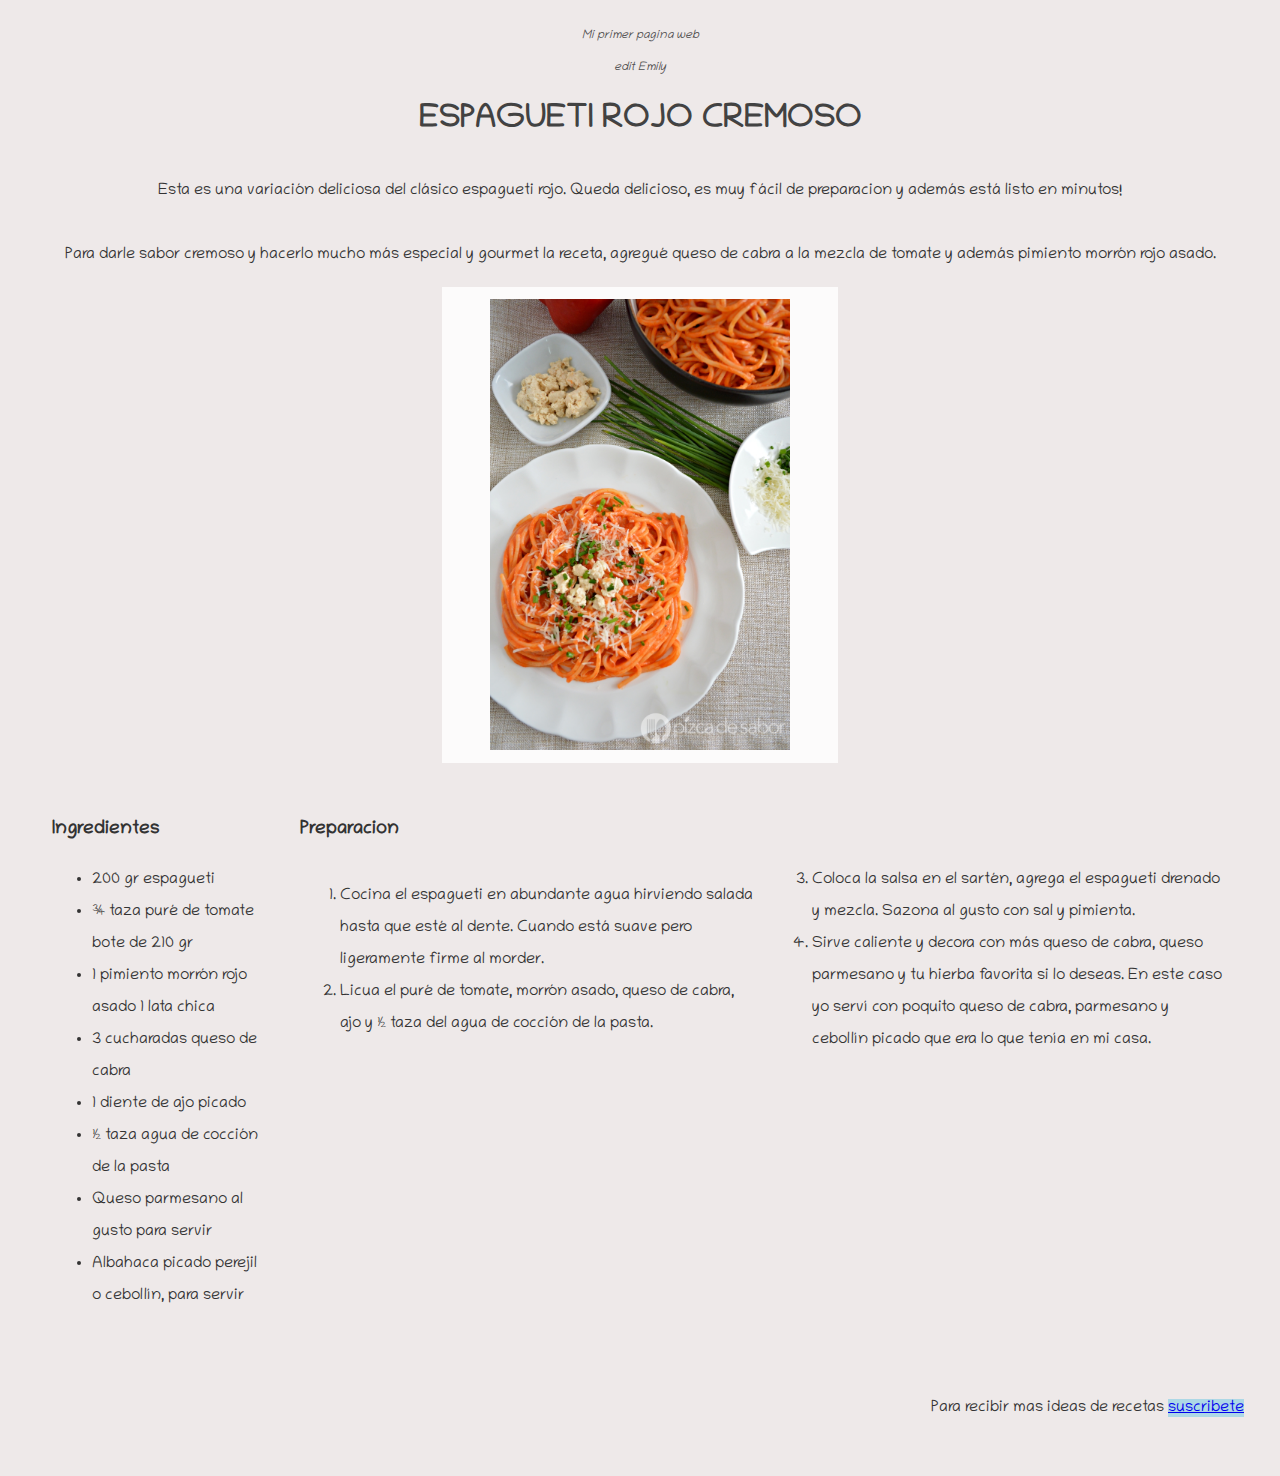
<file: M03 HTML/index.html>
<!DOCTYPE html>
<html lang="es">
    <head>
        <meta charset="UTF-8">
        <meta name="viewport" content="width=device-width, initial-scale=1.0">
        <title>Tarea HTML de Emily Morales</title>
        <link rel="stylesheet" type="text/css" href="/M04 CSS/styles.css">

        <link rel="preconnect" href="https://fonts.googleapis.com">
        <link rel="preconnect" href="https://fonts.gstatic.com" crossorigin>
        <link href="https://fonts.googleapis.com/css2?family=Chilanka&display=swap" rel="stylesheet">
        
    </head>
    <body>
        <header>

            <div>
                <span class="header">Mi primer pagina web</span>
                <span class="header">edit Emily</span>    
            </div>

            <div>
                <h1 class="title" id="title">ESPAGUETI ROJO CREMOSO</h1>
            </div>

        </header>

        <main>
            <section>
                <article>
                    
                    <div class="presentacion">
                        <p>Esta es una variación deliciosa del clásico
                            espagueti rojo. Queda delicioso, es muy fácil de preparacion y además está listo 
                            en minutos!</p>
                    </div>
                            
                    <div class="presentacion">
                        <p>Para darle sabor cremoso y hacerlo mucho más especial y
                            gourmet la receta, agregué queso de cabra a 
                            la mezcla de tomate y además pimiento morrón rojo asado.</p>
                    </div>

                    <div class="img1" >
                        <img class="imgplato" src="/M03 HTML/Espagueti-rojo-2.jpg" alt="pasta">
                    </div>

                    <div class="preparar">

                        <div class="ingredientesypreparacion">
                            
                            <div class="ingredientes">
                                <h3>Ingredientes</h3>
                            </div>
                        
                            <ul>
                                <li>200 gr espagueti</li>
                                <li>¾ taza puré de tomate bote de 210 gr</li>
                                <li>1 pimiento morrón rojo asado 1 lata chica</li>
                                <li>3 cucharadas queso de cabra</li>
                                <li>1 diente de ajo picado</li>
                                <li>½ taza agua de cocción de la pasta</li>
                                <li>Queso parmesano al gusto para servir</li>
                                <li>Albahaca picado perejil o cebollín, para servir</li>
                            </ul>
                        </div>

                        <div class="ingredientesypreparacion">
                            
                        <div class= "preparacion">
                            <h3>Preparacion</h3>
                        </div>
                        
                            <div class="lsol">
                                
                                <ol>
                                    <li>Cocina el espagueti en abundante agua hirviendo salada hasta 
                                    que esté al dente. Cuando está suave pero ligeramente firme al morder.</li>
                                        
                                    <li>Licua el puré de tomate, morrón asado, 
                                    queso de cabra, ajo y ½ taza del agua de cocción de la pasta.</li>
                                        
                                    <li>Coloca la salsa en el sartén, agrega el espagueti drenado y
                                    mezcla. Sazona al gusto con sal y pimienta.</li>
                                        
                                    <li>Sirve caliente y decora con más queso de cabra, queso parmesano y tu hierba favorita si lo deseas. En este caso yo serví con poquito
                                    queso de cabra, parmesano y cebollín picado que era lo que tenía en mi casa.</li>    
                                </ol>

                            </div>
                            
                        </div>
                    </div>      
    
                </article>   
            </section>
        </main>
         
        <footer>
            <div class="link">
                <p>
                Para recibir mas ideas de recetas 
                    <a href="./formulario.html">suscribete</a> 
                </p>
            </div>
        </footer>    
    </body>
</html>
</file>
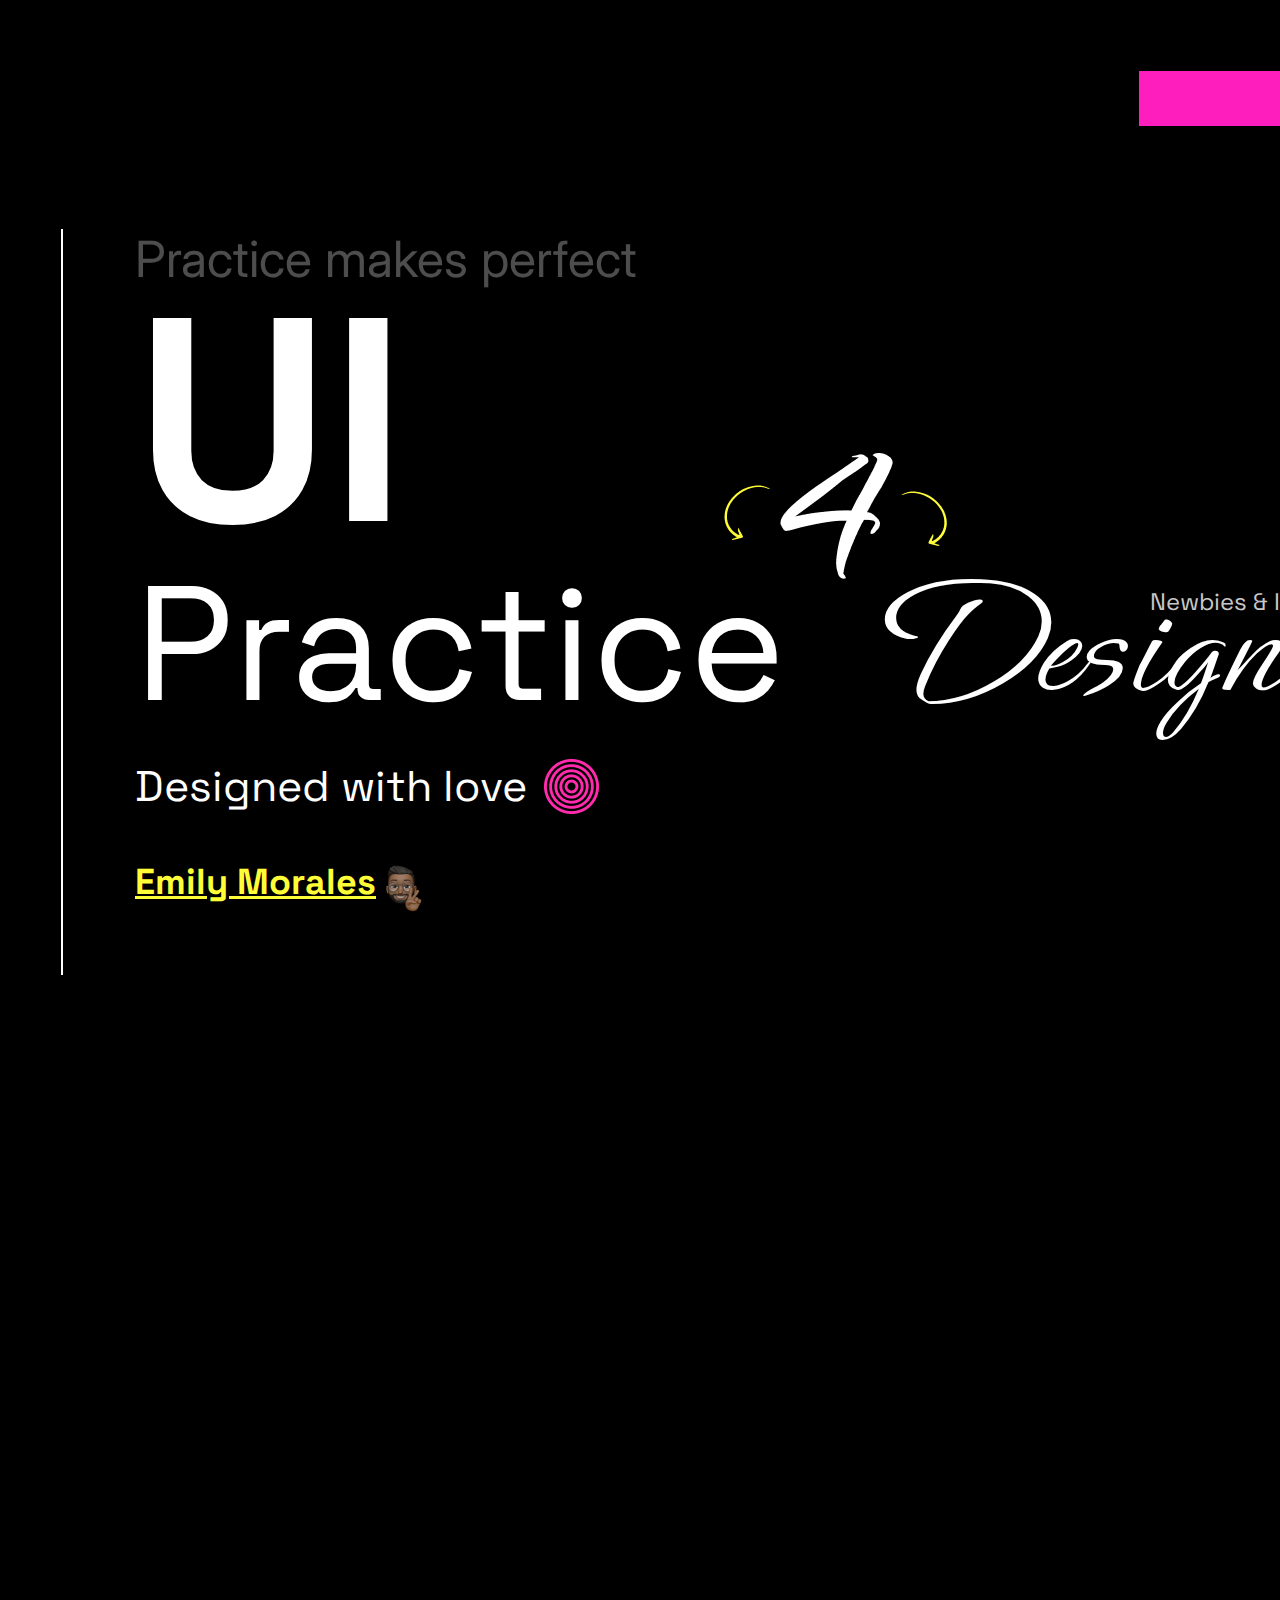
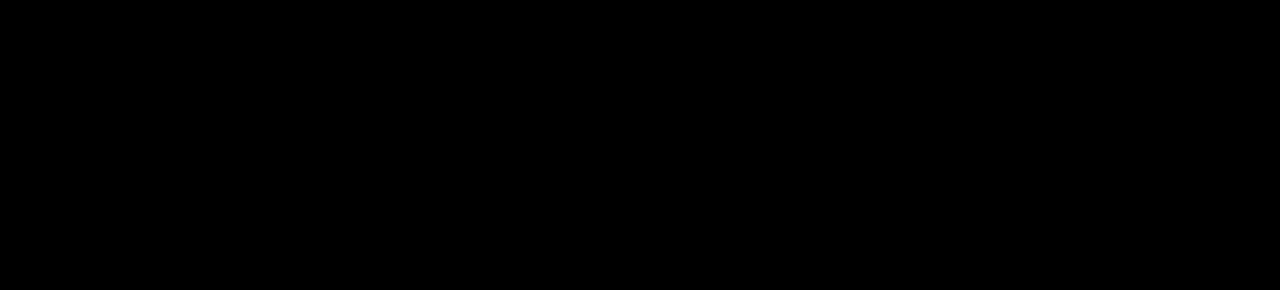
<file: M04 CSS/index.html>
<!DOCTYPE html>
<html lang="es">
<head>
    <meta charset="UTF-8">
    <meta name="viewport" content="width=device-width, initial-scale=1.0">
    
    <link rel="stylesheet" href="reset.css"/>
    <link rel="stylesheet" href="index.css"/>

    <link rel="preconnect" href="https://fonts.googleapis.com">
    <link rel="preconnect" href="https://fonts.gstatic.com" crossorigin>

    <link href="https://fonts.googleapis.com/css2?family=Inter&display=swap" rel="stylesheet"/>

    <link href="https://fonts.googleapis.com/css2?family=Space+Grotesk:wght@400;700&display=swap" rel="stylesheet">

    <link href="https://fonts.googleapis.com/css2?family=Ephesis&display=swap" rel="stylesheet">
    <title>UI Practice</title>
</head>
<body>

    <header>

        <div id="bloque-rosa"></div>
        <div id="bloque-amarillo"></div>

    </header>

    <main>
        <section>
            <article>
                <div class="grupo1">
                    <h1 class="Practice-makes-perfect"> Practice makes perfect </h1>
                    <span class="ui"> UI </span>
                    <h2 class="Practice"> Practice </h2>
    
                    <div id="frame3">
                        <h2 class="Designed"> Designed with love </h2>
                        <img src="/M04 CSS/assets/espiral.png" alt="espiral">


                    </div>
                    <div id="frame4">
                        <h3>
                            <a class= "Emily" href="#">Emily Morales</a>
                        </h3>
                        <img class= "Memojis" src="/M04 CSS/assets/Memojis.png" alt="Memojis"/>
                    </div>
                </div>

            </article>
        </section>

        <section>
            <article>

                <img class="flecha-izquierda" src="/M04 CSS/assets/flecha-izquierda.png" alt="flecha-izquierda">
                              
                <img class="numero4" src="/M04 CSS/assets/cuatro.png" alt="cuatro">

                <img class="flecha-derecha"  src="/M04 CSS/assets/flecha-derecha.png" alt="flecha-derecha">   
            
            </article>
        </section>

        <section>
            <article>
                <span class="Newbies-y-Intermediate"> Newbies & Intermediate </span>
                <h2 class="Designers"> Designers </h2>
            </article>
        </section>
    </main>

    <footer>
        <img class="Estrella-rosa" src="/M04 CSS/assets/Estrella-rosa.png" alt="Estrella-rosa">
        <div class="bloque-inferior-amarillo"></div>
    </footer>

</body>
</html>
</file>
<file: M04 CSS/styles.css>
body {
    font-family: 'Chilanka', "cursive";
    background-color: #eee9e9;
    height:auto;
    color: #333;
    margin: 20px;
    line-height: 2em;
  }

#title{
    display: flex;
    font-size: 2em;
    color:#424242;
    justify-content: center;
}

.header{
    color: #504f4f;
    display: flex;
    flex-direction: column;
    text-align: center;
    font-style: oblique;
    font-size: 0.75em;
}

.imgplato {
    width: 300px;
}

.img1 {
    margin:auto;
    width: fit-content;
    box-sizing: border-box;
    padding: 0.75em 3em 0em 3em;
    background-color: #fcfbfb;
}

.presentacion {
    display: flex;
    justify-content: center;
}

.preparar {
    width: fit-content;
    display: flex;
    padding: 1em;
}

.ingredientesypreparacion {
    padding: 1em;
}

.lsol{
    columns: 30cap;
}

.link {
    text-align: end;
    padding: 1em;
}

a:link {
    background-color: lightblue;
}

a:hover {
    background-color: #607f8b;
}
</file>
<file: M04 CSS/index.css>
body{
    width: 1920px;
    height: 1150px;
    background: #000;
    color: white;
    
}

header{
    display: flex;
    flex-direction: column;
    align-items: flex-end;
    
}

.grupo1{
    width: 725px;
    height: 746px;
    flex-shrink: 0;
    margin-left: 61px;
    border-left: 2px solid white;
    padding-left: 72px;
    color: #FFFFFF;
    font-family: 'Space Grotesk', sans-serif;

}

.Practice-makes-perfect{
    width: 551px;
    height: 61px;
    font-family: 'Inter', sans-serif;
    font-size: 50px;
    font-weight: 400;
    line-height: 61px;
    letter-spacing: 0em;
    text-align: left;
    color: #FFFFFF4D;
}

.ui{
    width: 272px;
    height: 370px;
    font-size: 290px;
    font-weight: 700;
    line-height: normal;
    text-align: left;
    position: relative;
    bottom: 54px;
}
.Practice{
    width: 653px;
    height: 209px;
    font-size: 163px;
    font-weight: 400;
    line-height: 209px;
    letter-spacing: 0em;
    text-align: left;
    position: relative;
    bottom: 120px;
}

.Designed{
    width: 409px;
    height: 55px;
    font-size: 43px;
    font-weight: 400;
    line-height: 55px;
    letter-spacing: 0em;
    text-align: left;
    display: inline-flex;
    align-items: center;
}

#frame3{
    display: flex;
    columns: auto;
    position: relative;
    bottom: 110px;
}

#frame4{
    display: flex;
    position: relative;
    bottom: 110px;
    margin-top: 45px;
}

.Emily{
    color: #fffd38;
    font-family: 'Space Grotesk', sans-serif;
    font-size: 36px;
    font-style: normal;
    font-weight: 700;
    line-height: normal;
    text-decoration-line: underline;

}

.Memojis{
    width: 60px;
    height: 60px;
}
#bloque-rosa{
    width: 781px;
    height: 55px;
    flex-shrink: 0;
    margin-top: 71px;
    margin-bottom:48px;
    background: #FD1EBD;
}
#bloque-amarillo{
  width: 611px;
  height: 55px;
  flex-shrink: 0;
  background-color: #fffd38;  
  left: 1309px;
}

.numero4{
    display: flex;
    margin:auto;
    position: relative;
    bottom: 787px;
    right: 125px;
    
}

.flecha-izquierda{

    flex-shrink: 0;
    display: flex;
    margin:auto;
    position: relative;
    bottom: 490px;
    right: 213px;

}

.flecha-derecha{

    transform: rotate(0);
    display: flex;
    margin:auto;
    position: relative;
    bottom: 965px;
    right: 36px;

}

.Designers{
    color: #FFF;
    font-family: 'Ephesis', 'cursive;';
    font-size: 163.445px;
    font-style: normal;
    font-weight: 400;
    line-height: normal;
    text-align: left;
    position: relative;
    bottom: 1000px;
    left: 900px;
}

.Newbies-y-Intermediate{
    color: rgba(255, 255, 255, 0.80);
    font-family: "Space Grotesk";
    font-size: 24px;
    font-style: normal;
    font-weight: 400;
    line-height: normal;
    position: relative;
    bottom: 925px;
    left: 1150px;

}

.Estrella-rosa{
    position: relative;
    left: 1726px;
    bottom: 810px;
    z-index: 1;
}

.bloque-inferior-amarillo{
    width: 121.746px;
    height: 33.835px;
    top: 1055px;
    left: 1730px;
    background-color: #fffd38;  
    position: absolute;

}
</file>
